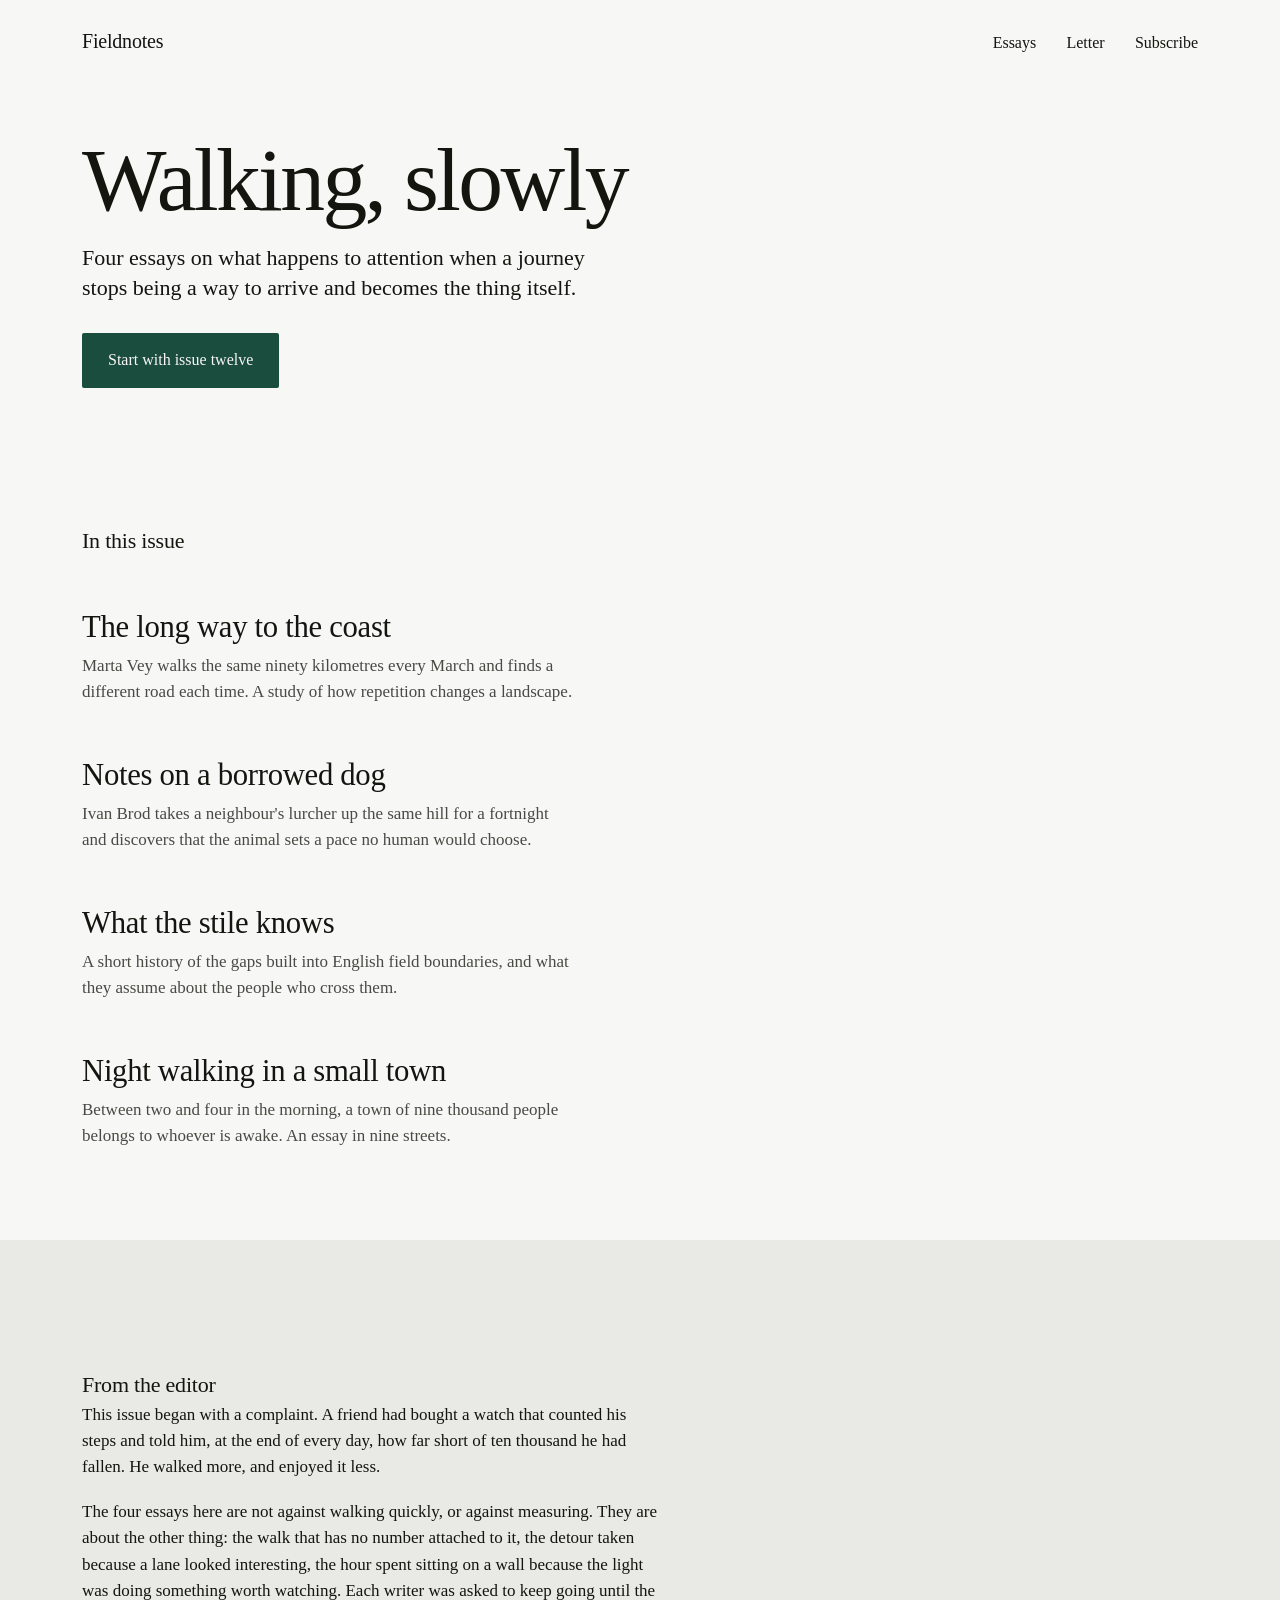
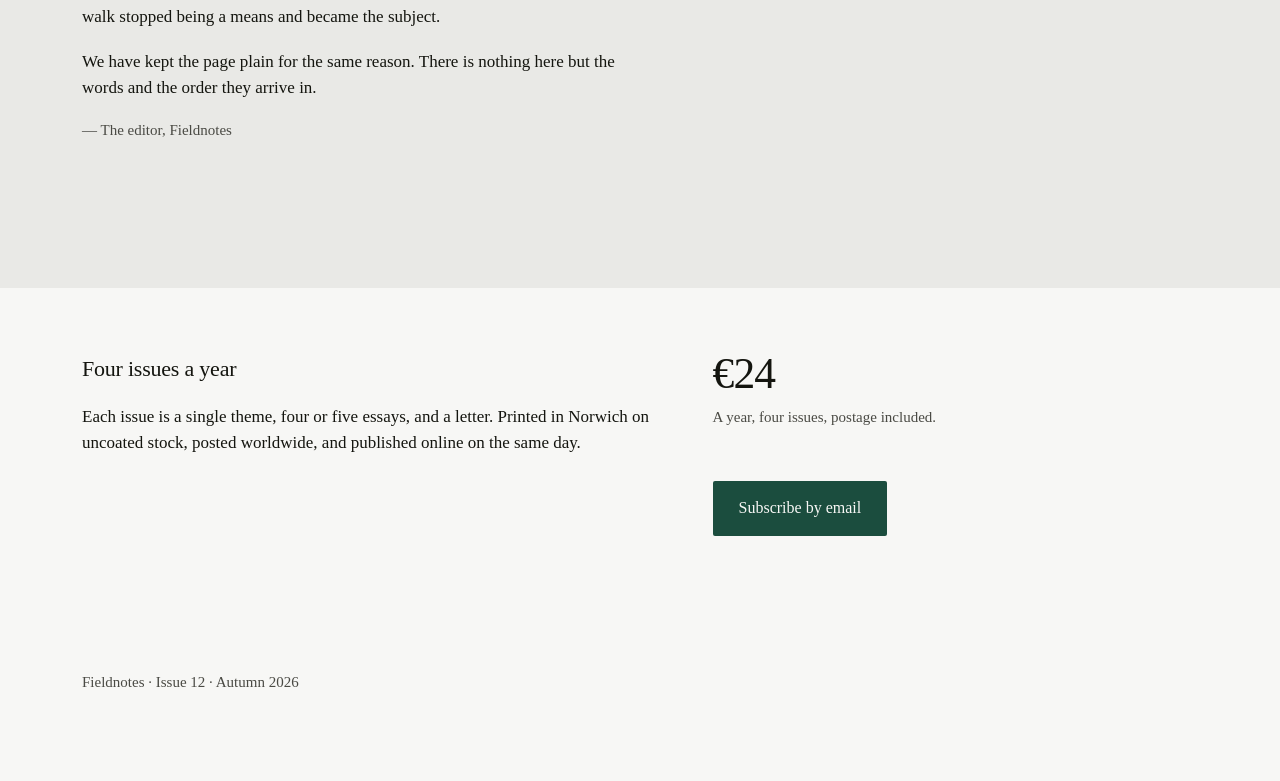
<file: fs-verify/no-pictures/index.html>
<!doctype html>
<html lang="en">
<head>
<meta charset="utf-8">
<meta name="viewport" content="width=device-width, initial-scale=1">
<title>Fieldnotes — Issue 12</title>
<style>
  :root{
    --bg:#f7f7f5; --ink:#14150f; --muted:#4a4a44; --accent:#1b4d3e; --field:#e9e9e6;
    --step-1:17px; --step-2:22px; --step-3:clamp(38px,4.6vw,64px); --step-4:clamp(56px,7vw,112px);
  }
  *{box-sizing:border-box}
  html{scroll-behavior:smooth}
  body{margin:0;background:var(--bg);color:var(--ink);font-family:Georgia,"Times New Roman",serif;font-size:var(--step-1);line-height:1.55}
  .wrap{max-width:1180px;margin:0 auto;padding:0 32px}
  header{display:flex;justify-content:space-between;align-items:baseline;padding:26px 0}
  .wordmark{font-size:20px;letter-spacing:-0.01em}
  nav a{color:var(--ink);text-decoration:none;margin-left:26px;font-size:16px}
  nav a:hover,nav a:focus-visible{text-decoration:underline;text-underline-offset:4px}
  .hero{padding:56px 0 72px}
  h1{margin:0 0 22px;font-size:var(--step-4);line-height:0.92;letter-spacing:-0.03em;font-weight:400;max-width:14ch}
  .lede{margin:0;max-width:46ch;font-size:var(--step-2);line-height:1.35}
  .action{display:inline-block;margin-top:30px;background:var(--accent);color:#f7f7f5;padding:15px 26px;font-size:16px;text-decoration:none;border-radius:2px}
  .action:hover,.action:focus-visible{background:#123528}
  section{padding:64px 0}
  .rule-head{display:flex;justify-content:space-between;align-items:baseline;margin-bottom:26px}
  h2{margin:0;font-size:var(--step-2);font-weight:400;letter-spacing:-0.01em}
  .count{color:var(--muted);font-size:15px}
  ol{margin:0;padding:0;list-style:none}
  li{padding:26px 0}
  li+li{border-top:0}
  .t{font-size:clamp(24px,2.4vw,34px);line-height:1.15;letter-spacing:-0.01em;margin:0 0 8px;font-weight:400}
  .s{margin:0;color:var(--muted);max-width:58ch}
  .field{background:var(--field);padding:64px 0}
  .field .inner{max-width:68ch}
  .field p{margin:0 0 18px}
  .sign{color:var(--muted);font-size:15px}
  .sub{display:grid;grid-template-columns:1.2fr 1fr;gap:48px;align-items:start}
  .price{font-size:clamp(32px,3.4vw,46px);line-height:1;letter-spacing:-0.02em;margin:0 0 10px}
  .fine{color:var(--muted);font-size:15px;margin:0 0 22px}
  footer{padding:56px 0 72px;color:var(--muted);font-size:15px}
  .rise{animation:rise .7s cubic-bezier(.16,1,.3,1) both}
  .d1{animation-delay:.05s}.d2{animation-delay:.12s}.d3{animation-delay:.19s}.d4{animation-delay:.26s}
  .d5{animation-delay:.33s}.d6{animation-delay:.4s}.d7{animation-delay:.47s}.d8{animation-delay:.54s}
  @keyframes rise{from{opacity:0;transform:translateY(24px)}to{opacity:1;transform:none}}
  @media (prefers-reduced-motion: reduce){.rise{animation:none}}
  @media (max-width:760px){
    .sub{grid-template-columns:1fr;gap:28px}
    header{flex-direction:column;gap:12px}
    nav a{margin:0 18px 0 0}
    .hero{padding:32px 0 48px}
  }
</style>
</head>
<body>
<div class="wrap">
  <header>
    <div class="wordmark rise">Fieldnotes</div>
    <nav class="rise d1" aria-label="Sections">
      <a href="#essays">Essays</a>
      <a href="#letter">Letter</a>
      <a href="#subscribe">Subscribe</a>
    </nav>
  </header>

  <div class="hero">
    <h1 class="rise d2">Walking, slowly</h1>
    <p class="lede rise d3">Four essays on what happens to attention when a journey stops being a way to arrive and becomes the thing itself.</p>
    <a class="action rise d4" href="#subscribe">Start with issue twelve</a>
  </div>

  <section id="essays">
    <div class="rule-head rise d5">
      <h2>In this issue</h2>
    </div>
    <ol>
      <li class="rise d6">
        <h3 class="t">The long way to the coast</h3>
        <p class="s">Marta Vey walks the same ninety kilometres every March and finds a different road each time. A study of how repetition changes a landscape.</p>
      </li>
      <li class="rise d6">
        <h3 class="t">Notes on a borrowed dog</h3>
        <p class="s">Ivan Brod takes a neighbour's lurcher up the same hill for a fortnight and discovers that the animal sets a pace no human would choose.</p>
      </li>
      <li class="rise d7">
        <h3 class="t">What the stile knows</h3>
        <p class="s">A short history of the gaps built into English field boundaries, and what they assume about the people who cross them.</p>
      </li>
      <li class="rise d7">
        <h3 class="t">Night walking in a small town</h3>
        <p class="s">Between two and four in the morning, a town of nine thousand people belongs to whoever is awake. An essay in nine streets.</p>
      </li>
    </ol>
  </section>
</div>

<div class="field">
  <div class="wrap">
    <section id="letter" class="inner">
      <h2 class="rise d8">From the editor</h2>
      <p class="rise d8">This issue began with a complaint. A friend had bought a watch that counted his steps and told him, at the end of every day, how far short of ten thousand he had fallen. He walked more, and enjoyed it less.</p>
      <p class="rise d8">The four essays here are not against walking quickly, or against measuring. They are about the other thing: the walk that has no number attached to it, the detour taken because a lane looked interesting, the hour spent sitting on a wall because the light was doing something worth watching. Each writer was asked to keep going until the walk stopped being a means and became the subject.</p>
      <p class="rise d8">We have kept the page plain for the same reason. There is nothing here but the words and the order they arrive in.</p>
      <p class="sign rise d8">— The editor, Fieldnotes</p>
    </section>
  </div>
</div>

<div class="wrap">
  <section id="subscribe">
    <div class="sub">
      <div>
        <h2 class="rise">Four issues a year</h2>
        <p class="rise">Each issue is a single theme, four or five essays, and a letter. Printed in Norwich on uncoated stock, posted worldwide, and published online on the same day.</p>
      </div>
      <div class="rise">
        <p class="price">€24</p>
        <p class="fine">A year, four issues, postage included.</p>
        <a class="action" href="mailto:subscribe@fieldnotes.example?subject=Fieldnotes%20subscription">Subscribe by email</a>
      </div>
    </div>
  </section>
  <footer>
    <p>Fieldnotes · Issue 12 · Autumn 2026</p>
  </footer>
</div>
</body>
</html>
</file>
